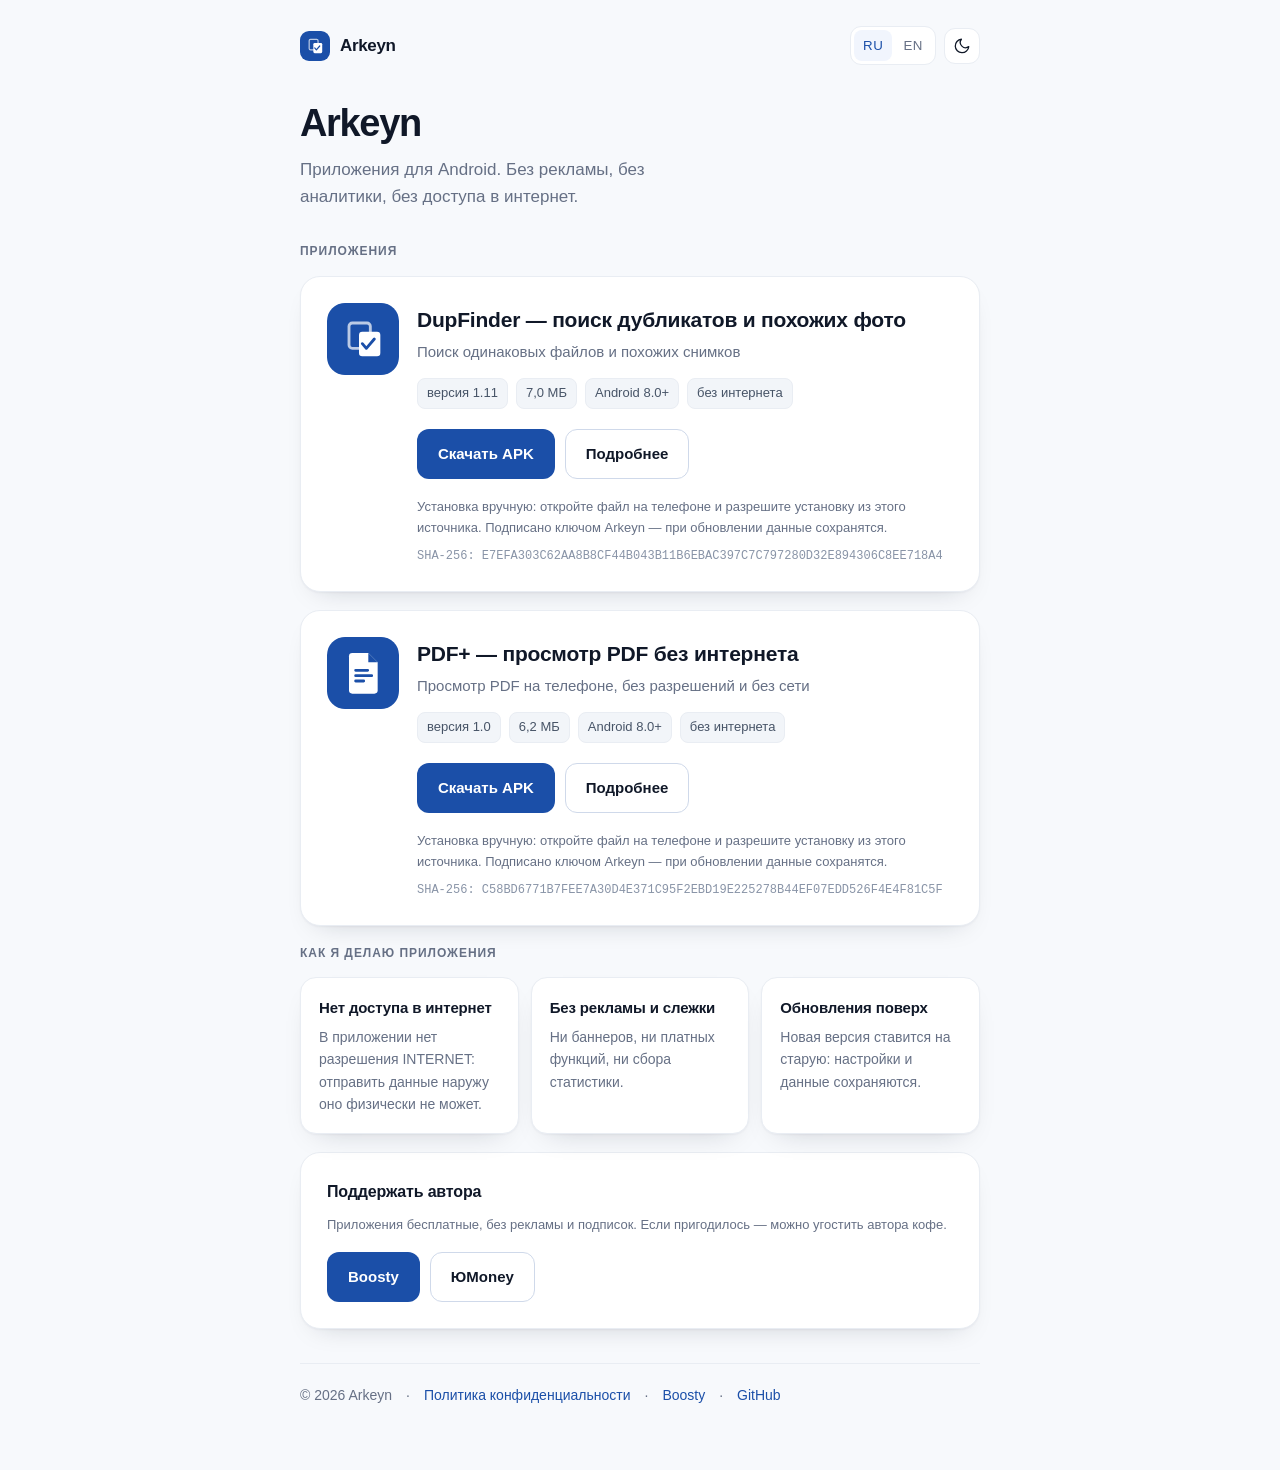
<file: index.html>
<!DOCTYPE html>
<html lang="ru" data-lang="ru" data-theme="light">
<head>
<meta charset="utf-8">
<meta name="viewport" content="width=device-width, initial-scale=1">
<title>Arkeyn — приложения для Android</title>
<meta name="description" content="Приложения для Android от Arkeyn: DupFinder — поиск дубликатов и похожих фото, PDF+ — просмотр PDF. Без рекламы, без аналитики и без доступа в интернет.">
<link rel="canonical" href="https://arkeyn87.github.io/arkeyn-apps/">
<link rel="icon" href="icon-512.png" type="image/png">
<meta property="og:type" content="website">
<meta property="og:site_name" content="Arkeyn">
<meta property="og:title" content="Arkeyn — приложения для Android">
<meta property="og:description" content="DupFinder — поиск дубликатов и похожих фото, PDF+ — просмотр PDF. Без рекламы и без доступа в интернет.">
<meta property="og:url" content="https://arkeyn87.github.io/arkeyn-apps/">
<meta property="og:image" content="https://arkeyn87.github.io/arkeyn-apps/icon-512.png">
<meta property="og:locale" content="ru_RU">
<meta name="twitter:card" content="summary">
<script type="application/ld+json">
{
  "@context": "https://schema.org",
  "@type": "WebSite",
  "name": "Arkeyn — приложения для Android",
  "url": "https://arkeyn87.github.io/arkeyn-apps/",
  "inLanguage": "ru",
  "author": { "@type": "Person", "name": "Arkeyn" }
}
</script>
<meta name="color-scheme" content="light dark">
<link rel="stylesheet" href="style.css">
<script>
/* Тема и язык применяются до первой отрисовки — без мигания. */
(function () {
  try {
    var t = localStorage.getItem('arkeyn-theme');
    if (!t) {
      t = window.matchMedia && window.matchMedia('(prefers-color-scheme: dark)').matches ? 'dark' : 'light';
    }
    var l = localStorage.getItem('arkeyn-lang') || 'ru';
    var r = document.documentElement;
    r.setAttribute('data-theme', t);
    r.setAttribute('data-lang', l);
    r.setAttribute('lang', l);
  } catch (e) {}
})();
</script>
</head>
<body>
<div class="wrap">

  <header class="topbar">
    <a class="brand" href="index.html">
      <svg class="mark" viewBox="0 0 108 108" aria-hidden="true">
        <rect width="108" height="108" rx="24" fill="#1b4fa8"/>
        <rect x="33" y="30" width="32" height="38" rx="5" fill="none" stroke="#ffffff" stroke-opacity=".7" stroke-width="4.3"/>
        <rect x="48" y="43" width="32" height="37" rx="5" fill="#ffffff"/>
        <path d="M53 61 L59 68 L71 54" fill="none" stroke="#1b4fa8" stroke-width="4.3" stroke-linecap="round" stroke-linejoin="round"/>
      </svg>
      Arkeyn
    </a>
    <div class="spacer"></div>
    <div class="controls">
      <div class="seg" role="group" aria-label="Язык / Language">
        <button type="button" data-set-lang="ru" aria-pressed="true">RU</button>
        <button type="button" data-set-lang="en" aria-pressed="false">EN</button>
      </div>
      <button type="button" class="icon-btn" id="theme-toggle" aria-label="Тёмная тема" title="Тёмная тема" aria-pressed="false">
        <svg class="moon" viewBox="0 0 24 24" aria-hidden="true">
          <path d="M21 12.8A9 9 0 1 1 11.2 3a7 7 0 0 0 9.8 9.8z" fill="none" stroke="currentColor" stroke-width="1.7" stroke-linejoin="round"/>
        </svg>
        <svg class="sun" viewBox="0 0 24 24" aria-hidden="true">
          <circle cx="12" cy="12" r="4.2" fill="none" stroke="currentColor" stroke-width="1.7"/>
          <path d="M12 2.6v2.1M12 19.3v2.1M4.4 4.4l1.5 1.5M18.1 18.1l1.5 1.5M2.6 12h2.1M19.3 12h2.1M4.4 19.6l1.5-1.5M18.1 5.9l1.5-1.5" fill="none" stroke="currentColor" stroke-width="1.7" stroke-linecap="round"/>
        </svg>
      </button>
    </div>
  </header>

  <section class="hero">
    <h1>Arkeyn</h1>
    <p data-ru>Приложения для Android. Без рекламы, без аналитики, без доступа в интернет.</p>
    <p data-en>Android apps. No ads, no analytics, no internet access.</p>
  </section>

  <p class="eyebrow" data-ru>Приложения</p>
  <p class="eyebrow" data-en>Apps</p>

  <!-- КАРТОЧКА: DupFinder -->
  <section class="card app">
    <svg class="icon" viewBox="0 0 108 108" aria-hidden="true">
      <rect width="108" height="108" rx="24" fill="#1b4fa8"/>
      <rect x="33" y="30" width="32" height="38" rx="5" fill="none" stroke="#ffffff" stroke-opacity=".7" stroke-width="4.3"/>
      <rect x="48" y="43" width="32" height="37" rx="5" fill="#ffffff"/>
      <path d="M53 61 L59 68 L71 54" fill="none" stroke="#1b4fa8" stroke-width="4.3" stroke-linecap="round" stroke-linejoin="round"/>
    </svg>
    <div class="grow">
      <h2 data-ru>DupFinder — поиск дубликатов и похожих фото</h2>
      <h2 data-en>DupFinder — find duplicates and similar photos</h2>
      <p class="role" data-ru>Поиск одинаковых файлов и похожих снимков</p>
      <p class="role" data-en>Finds identical files and lookalike shots</p>

      <ul class="chips">
        <li data-ru>версия 1.11</li>
        <li data-en>version 1.11</li>
        <li data-ru>7,0 МБ</li>
        <li data-en>7.0 MB</li>
        <li>Android 8.0+</li>
        <li data-ru>без интернета</li>
        <li data-en>no internet</li>
      </ul>

      <div class="actions">
        <a class="btn" href="https://github.com/Arkeyn87/arkeyn-apps/releases/latest/download/DuplicatesFinder.apk">
          <span data-ru>Скачать APK</span><span data-en>Download APK</span>
        </a>
        <a class="btn ghost" href="dupfinder.html">
          <span data-ru>Подробнее</span><span data-en>Details</span>
        </a>
      </div>

      <p class="meta">
        <span data-ru>Установка вручную: откройте файл на телефоне и разрешите установку из этого источника.
          Подписано ключом Arkeyn — при обновлении данные сохранятся.</span>
        <span data-en>Manual install: open the file on your phone and allow installation from this source.
          Signed with the Arkeyn key — your data survives updates.</span>
        <span class="hash">SHA-256: E7EFA303C62AA8B8CF44B043B11B6EBAC397C7C797280D32E894306C8EE718A4</span>
      </p>
    </div>
  </section>

  <!-- КАРТОЧКА: PDF+ -->
  <section class="card app">
    <svg class="icon" viewBox="0 0 108 108" aria-hidden="true">
      <rect width="108" height="108" rx="24" fill="#1b4fa8"/>
      <path d="M38 24h24l14 14v42a5 5 0 0 1-5 5H38a5 5 0 0 1-5-5V29a5 5 0 0 1 5-5z" fill="#ffffff"/>
      <path d="M62 24l14 14H62z" fill="#1b4fa8"/>
      <path d="M43 50h18M43 58h24M43 66h12" fill="none" stroke="#1b4fa8" stroke-width="4.3" stroke-linecap="round"/>
    </svg>
    <div class="grow">
      <h2 data-ru>PDF+ — просмотр PDF без интернета</h2>
      <h2 data-en>PDF+ — read PDFs offline</h2>
      <p class="role" data-ru>Просмотр PDF на телефоне, без разрешений и без сети</p>
      <p class="role" data-en>View PDF files on your phone, offline and without permissions</p>

      <ul class="chips">
        <li data-ru>версия 1.0</li>
        <li data-en>version 1.0</li>
        <li data-ru>6,2 МБ</li>
        <li data-en>6.2 MB</li>
        <li>Android 8.0+</li>
        <li data-ru>без интернета</li>
        <li data-en>no internet</li>
      </ul>

      <div class="actions">
        <a class="btn" href="https://github.com/Arkeyn87/pdfplus/releases/latest/download/PdfPlus.apk">
          <span data-ru>Скачать APK</span><span data-en>Download APK</span>
        </a>
        <a class="btn ghost" href="pdfplus.html">
          <span data-ru>Подробнее</span><span data-en>Details</span>
        </a>
      </div>

      <p class="meta">
        <span data-ru>Установка вручную: откройте файл на телефоне и разрешите установку из этого источника.
          Подписано ключом Arkeyn — при обновлении данные сохранятся.</span>
        <span data-en>Manual install: open the file on your phone and allow installation from this source.
          Signed with the Arkeyn key — your data survives updates.</span>
        <span class="hash">SHA-256: C58BD6771B7FEE7A30D4E371C95F2EBD19E225278B44EF07EDD526F4E4F81C5F</span>
      </p>
    </div>
  </section>

  <p class="eyebrow" data-ru>Как я делаю приложения</p>
  <p class="eyebrow" data-en>How I build apps</p>

  <div class="tiles">
    <div class="tile">
      <h3 data-ru>Нет доступа в интернет</h3>
      <h3 data-en>No internet access</h3>
      <p data-ru>В приложении нет разрешения INTERNET: отправить данные наружу оно физически не может.</p>
      <p data-en>The app has no INTERNET permission: it physically cannot send data anywhere.</p>
    </div>
    <div class="tile">
      <h3 data-ru>Без рекламы и слежки</h3>
      <h3 data-en>No ads or tracking</h3>
      <p data-ru>Ни баннеров, ни платных функций, ни сбора статистики.</p>
      <p data-en>No banners, no paid features, no telemetry.</p>
    </div>
    <div class="tile">
      <h3 data-ru>Обновления поверх</h3>
      <h3 data-en>Updates in place</h3>
      <p data-ru>Новая версия ставится на старую: настройки и данные сохраняются.</p>
      <p data-en>A new version installs over the old one: settings and data stay.</p>
    </div>
  </div>

  <section class="card" style="margin-top:18px">
    <h3 data-ru>Поддержать автора</h3>
    <h3 data-en>Support the author</h3>
    <p class="meta" style="margin:0 0 16px" data-ru>Приложения бесплатные, без рекламы и подписок. Если пригодилось — можно угостить автора кофе.</p>
    <p class="meta" style="margin:0 0 16px" data-en>All apps are free, with no ads or subscriptions. If they helped, you can buy the author a coffee.</p>
    <div class="actions">
      <a class="btn" href="https://boosty.to/arkeyn/donate">Boosty</a>
      <a class="btn ghost" href="https://yoomoney.ru/to/4100119662312495">ЮMoney</a>
    </div>
  </section>

  <footer>
    <span>© 2026 Arkeyn</span>
    <span>·</span>
    <a href="privacy.html"><span data-ru>Политика конфиденциальности</span><span data-en>Privacy policy</span></a>
    <span>·</span>
    <a href="https://boosty.to/arkeyn">Boosty</a>
    <span>·</span>
    <a href="https://github.com/Arkeyn87/arkeyn-apps">GitHub</a>
  </footer>

</div>
<script src="site.js"></script>
</body>
</html>
</file>
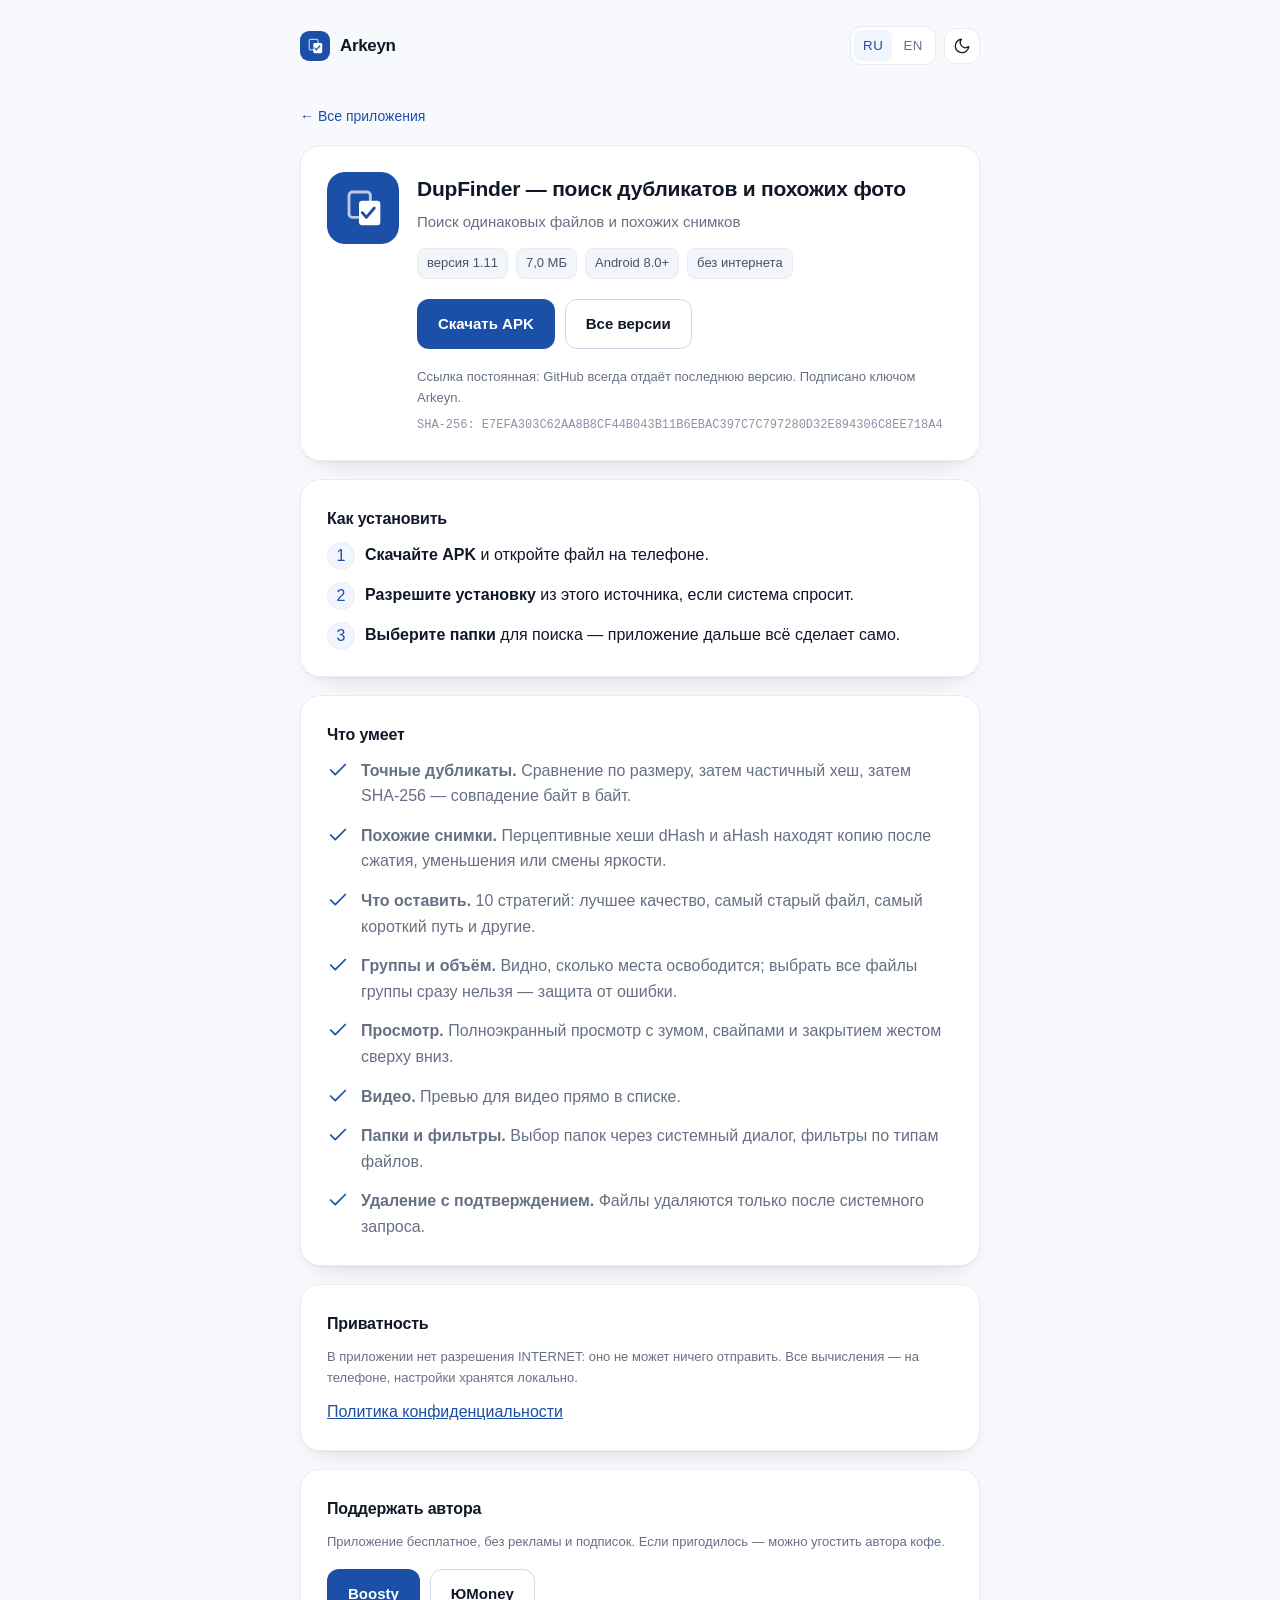
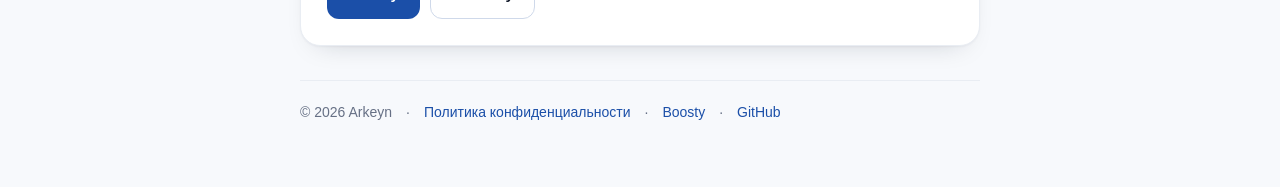
<file: dupfinder.html>
<!DOCTYPE html>
<html lang="ru" data-lang="ru" data-theme="light">
<head>
<meta charset="utf-8">
<meta name="viewport" content="width=device-width, initial-scale=1">
<title data-ru="DupFinder — поиск дубликатов и похожих фото для Android | Arkeyn" data-en="DupFinder — find duplicates and similar photos on Android | Arkeyn">DupFinder — поиск дубликатов и похожих фото для Android | Arkeyn</title>
<meta name="description" content="DupFinder для Android: поиск дубликатов и одинаковых файлов, похожих фотографий. Показывает, сколько места можно освободить, и помогает удалить лишнее. Без интернета и без рекламы. Автор — Arkeyn.">
<link rel="canonical" href="https://arkeyn87.github.io/arkeyn-apps/dupfinder.html">
<link rel="icon" href="icon-512.png" type="image/png">
<meta property="og:type" content="website">
<meta property="og:site_name" content="Arkeyn">
<meta property="og:title" content="DupFinder — поиск дубликатов и похожих фото для Android">
<meta property="og:description" content="Находит одинаковые файлы и похожие снимки, показывает лишний объём. Без интернета и без рекламы.">
<meta property="og:url" content="https://arkeyn87.github.io/arkeyn-apps/dupfinder.html">
<meta property="og:image" content="https://arkeyn87.github.io/arkeyn-apps/icon-512.png">
<meta property="og:locale" content="ru_RU">
<meta name="twitter:card" content="summary">
<meta name="twitter:title" content="DupFinder — поиск дубликатов и похожих фото">
<meta name="twitter:description" content="Поиск одинаковых файлов и похожих снимков на Android. Без интернета.">
<script type="application/ld+json">
{
  "@context": "https://schema.org",
  "@type": "SoftwareApplication",
  "name": "DupFinder",
  "alternateName": "Поиск дубликатов и похожих фото",
  "applicationCategory": "UtilitiesApplication",
  "operatingSystem": "Android 8.0 и новее",
  "softwareVersion": "1.11",
  "fileSize": "7.04MB",
  "inLanguage": ["ru", "en"],
  "description": "DupFinder — поиск дубликатов и одинаковых файлов, похожих фотографий на телефоне. Показывает, сколько места можно освободить, и помогает удалить лишнее. Без рекламы и без доступа в интернет.",
  "downloadUrl": "https://github.com/Arkeyn87/arkeyn-apps/releases/latest/download/DuplicatesFinder.apk",
  "installUrl": "https://arkeyn87.github.io/arkeyn-apps/dupfinder.html",
  "author": { "@type": "Person", "name": "Arkeyn", "url": "https://boosty.to/arkeyn" },
  "offers": { "@type": "Offer", "price": "0", "priceCurrency": "RUB" }
}
</script>
<meta name="color-scheme" content="light dark">
<link rel="stylesheet" href="style.css">
<script>
(function () {
  try {
    var t = localStorage.getItem('arkeyn-theme');
    if (!t) {
      t = window.matchMedia && window.matchMedia('(prefers-color-scheme: dark)').matches ? 'dark' : 'light';
    }
    var l = localStorage.getItem('arkeyn-lang') || 'ru';
    var r = document.documentElement;
    r.setAttribute('data-theme', t);
    r.setAttribute('data-lang', l);
    r.setAttribute('lang', l);
  } catch (e) {}
})();
</script>
</head>
<body>
<div class="wrap">

  <header class="topbar">
    <a class="brand" href="index.html">
      <svg class="mark" viewBox="0 0 108 108" aria-hidden="true">
        <rect width="108" height="108" rx="24" fill="#1b4fa8"/>
        <rect x="33" y="30" width="32" height="38" rx="5" fill="none" stroke="#ffffff" stroke-opacity=".7" stroke-width="4.3"/>
        <rect x="48" y="43" width="32" height="37" rx="5" fill="#ffffff"/>
        <path d="M53 61 L59 68 L71 54" fill="none" stroke="#1b4fa8" stroke-width="4.3" stroke-linecap="round" stroke-linejoin="round"/>
      </svg>
      Arkeyn
    </a>
    <div class="spacer"></div>
    <div class="controls">
      <div class="seg" role="group" aria-label="Язык / Language">
        <button type="button" data-set-lang="ru" aria-pressed="true">RU</button>
        <button type="button" data-set-lang="en" aria-pressed="false">EN</button>
      </div>
      <button type="button" class="icon-btn" id="theme-toggle" aria-label="Тёмная тема" title="Тёмная тема" aria-pressed="false">
        <svg class="moon" viewBox="0 0 24 24" aria-hidden="true">
          <path d="M21 12.8A9 9 0 1 1 11.2 3a7 7 0 0 0 9.8 9.8z" fill="none" stroke="currentColor" stroke-width="1.7" stroke-linejoin="round"/>
        </svg>
        <svg class="sun" viewBox="0 0 24 24" aria-hidden="true">
          <circle cx="12" cy="12" r="4.2" fill="none" stroke="currentColor" stroke-width="1.7"/>
          <path d="M12 2.6v2.1M12 19.3v2.1M4.4 4.4l1.5 1.5M18.1 18.1l1.5 1.5M2.6 12h2.1M19.3 12h2.1M4.4 19.6l1.5-1.5M18.1 5.9l1.5-1.5" fill="none" stroke="currentColor" stroke-width="1.7" stroke-linecap="round"/>
        </svg>
      </button>
    </div>
  </header>

  <a class="back" href="index.html"><span data-ru>← Все приложения</span><span data-en>← All apps</span></a>

  <section class="card app">
    <svg class="icon" viewBox="0 0 108 108" aria-hidden="true">
      <rect width="108" height="108" rx="24" fill="#1b4fa8"/>
      <rect x="33" y="30" width="32" height="38" rx="5" fill="none" stroke="#ffffff" stroke-opacity=".7" stroke-width="4.3"/>
      <rect x="48" y="43" width="32" height="37" rx="5" fill="#ffffff"/>
      <path d="M53 61 L59 68 L71 54" fill="none" stroke="#1b4fa8" stroke-width="4.3" stroke-linecap="round" stroke-linejoin="round"/>
    </svg>
    <div class="grow">
      <h1 style="margin:0 0 4px;font-size:21px;letter-spacing:-.01em" data-ru>DupFinder — поиск дубликатов и похожих фото</h1>
      <h1 style="margin:0 0 4px;font-size:21px;letter-spacing:-.01em" data-en>DupFinder — find duplicates and similar photos</h1>
      <p class="role" data-ru>Поиск одинаковых файлов и похожих снимков</p>
      <p class="role" data-en>Finds identical files and lookalike shots</p>

      <ul class="chips">
        <li data-ru>версия 1.11</li>
        <li data-en>version 1.11</li>
        <li data-ru>7,0 МБ</li>
        <li data-en>7.0 MB</li>
        <li>Android 8.0+</li>
        <li data-ru>без интернета</li>
        <li data-en>no internet</li>
      </ul>

      <div class="actions">
        <a class="btn" href="https://github.com/Arkeyn87/arkeyn-apps/releases/latest/download/DuplicatesFinder.apk">
          <span data-ru>Скачать APK</span><span data-en>Download APK</span>
        </a>
        <a class="btn ghost" href="https://github.com/Arkeyn87/arkeyn-apps/releases">
          <span data-ru>Все версии</span><span data-en>All versions</span>
        </a>
      </div>

      <p class="meta">
        <span data-ru>Ссылка постоянная: GitHub всегда отдаёт последнюю версию. Подписано ключом Arkeyn.</span>
        <span data-en>The link is permanent: GitHub always serves the latest release. Signed with the Arkeyn key.</span>
        <span class="hash">SHA-256: E7EFA303C62AA8B8CF44B043B11B6EBAC397C7C797280D32E894306C8EE718A4</span>
      </p>
    </div>
  </section>

  <section class="card">
    <h3 data-ru>Как установить</h3>
    <h3 data-en>How to install</h3>
    <ol class="steps">
      <li>
        <span data-ru><b>Скачайте APK</b> и откройте файл на телефоне.</span>
        <span data-en><b>Download the APK</b> and open the file on your phone.</span>
      </li>
      <li>
        <span data-ru><b>Разрешите установку</b> из этого источника, если система спросит.</span>
        <span data-en><b>Allow installation</b> from this source if the system asks.</span>
      </li>
      <li>
        <span data-ru><b>Выберите папки</b> для поиска — приложение дальше всё сделает само.</span>
        <span data-en><b>Pick the folders</b> to scan — the app does the rest on its own.</span>
      </li>
    </ol>
  </section>

  <section class="card">
    <h3 data-ru>Что умеет</h3>
    <h3 data-en>What it does</h3>
    <ul class="features">
      <li>
        <svg viewBox="0 0 24 24" aria-hidden="true"><path d="M20 6 9 17l-5-5" fill="none" stroke="currentColor" stroke-width="1.9" stroke-linecap="round" stroke-linejoin="round"/></svg>
        <span data-ru><b>Точные дубликаты.</b> Сравнение по размеру, затем частичный хеш, затем SHA-256 — совпадение байт в байт.</span>
        <span data-en><b>Exact duplicates.</b> Compared by size, then a partial hash, then SHA-256 — a byte-for-byte match.</span>
      </li>
      <li>
        <svg viewBox="0 0 24 24" aria-hidden="true"><path d="M20 6 9 17l-5-5" fill="none" stroke="currentColor" stroke-width="1.9" stroke-linecap="round" stroke-linejoin="round"/></svg>
        <span data-ru><b>Похожие снимки.</b> Перцептивные хеши dHash и aHash находят копию после сжатия, уменьшения или смены яркости.</span>
        <span data-en><b>Lookalike shots.</b> dHash and aHash perceptual hashes find a copy after recompression, resizing or brightness changes.</span>
      </li>
      <li>
        <svg viewBox="0 0 24 24" aria-hidden="true"><path d="M20 6 9 17l-5-5" fill="none" stroke="currentColor" stroke-width="1.9" stroke-linecap="round" stroke-linejoin="round"/></svg>
        <span data-ru><b>Что оставить.</b> 10 стратегий: лучшее качество, самый старый файл, самый короткий путь и другие.</span>
        <span data-en><b>What to keep.</b> 10 strategies: best quality, oldest file, shortest path and more.</span>
      </li>
      <li>
        <svg viewBox="0 0 24 24" aria-hidden="true"><path d="M20 6 9 17l-5-5" fill="none" stroke="currentColor" stroke-width="1.9" stroke-linecap="round" stroke-linejoin="round"/></svg>
        <span data-ru><b>Группы и объём.</b> Видно, сколько места освободится; выбрать все файлы группы сразу нельзя — защита от ошибки.</span>
        <span data-en><b>Groups and space.</b> You see how much space you can reclaim; selecting a whole group at once is blocked to prevent mistakes.</span>
      </li>
      <li>
        <svg viewBox="0 0 24 24" aria-hidden="true"><path d="M20 6 9 17l-5-5" fill="none" stroke="currentColor" stroke-width="1.9" stroke-linecap="round" stroke-linejoin="round"/></svg>
        <span data-ru><b>Просмотр.</b> Полноэкранный просмотр с зумом, свайпами и закрытием жестом сверху вниз.</span>
        <span data-en><b>Viewer.</b> Full-screen view with zoom, swipes and swipe-down to close.</span>
      </li>
      <li>
        <svg viewBox="0 0 24 24" aria-hidden="true"><path d="M20 6 9 17l-5-5" fill="none" stroke="currentColor" stroke-width="1.9" stroke-linecap="round" stroke-linejoin="round"/></svg>
        <span data-ru><b>Видео.</b> Превью для видео прямо в списке.</span>
        <span data-en><b>Videos.</b> Thumbnails for videos right in the list.</span>
      </li>
      <li>
        <svg viewBox="0 0 24 24" aria-hidden="true"><path d="M20 6 9 17l-5-5" fill="none" stroke="currentColor" stroke-width="1.9" stroke-linecap="round" stroke-linejoin="round"/></svg>
        <span data-ru><b>Папки и фильтры.</b> Выбор папок через системный диалог, фильтры по типам файлов.</span>
        <span data-en><b>Folders and filters.</b> Folder picker via the system dialog, filters by file type.</span>
      </li>
      <li>
        <svg viewBox="0 0 24 24" aria-hidden="true"><path d="M20 6 9 17l-5-5" fill="none" stroke="currentColor" stroke-width="1.9" stroke-linecap="round" stroke-linejoin="round"/></svg>
        <span data-ru><b>Удаление с подтверждением.</b> Файлы удаляются только после системного запроса.</span>
        <span data-en><b>Deletion with confirmation.</b> Files are removed only after the system prompt.</span>
      </li>
    </ul>
  </section>

  <section class="card">
    <h3 data-ru>Приватность</h3>
    <h3 data-en>Privacy</h3>
    <p class="meta" style="margin:0 0 10px" data-ru>В приложении нет разрешения INTERNET: оно не может ничего отправить. Все вычисления — на телефоне, настройки хранятся локально.</p>
    <p class="meta" style="margin:0 0 10px" data-en>The app has no INTERNET permission: it cannot send anything. All processing happens on the phone, settings stay local.</p>
    <a href="privacy.html"><span data-ru>Политика конфиденциальности</span><span data-en>Privacy policy</span></a>
  </section>

  <section class="card">
    <h3 data-ru>Поддержать автора</h3>
    <h3 data-en>Support the author</h3>
    <p class="meta" style="margin:0 0 16px" data-ru>Приложение бесплатное, без рекламы и подписок. Если пригодилось — можно угостить автора кофе.</p>
    <p class="meta" style="margin:0 0 16px" data-en>The app is free, with no ads or subscriptions. If it helped, you can buy the author a coffee.</p>
    <div class="actions">
      <a class="btn" href="https://boosty.to/arkeyn/donate">Boosty</a>
      <a class="btn ghost" href="https://yoomoney.ru/to/4100119662312495">ЮMoney</a>
    </div>
  </section>

  <footer>
    <span>© 2026 Arkeyn</span>
    <span>·</span>
    <a href="privacy.html"><span data-ru>Политика конфиденциальности</span><span data-en>Privacy policy</span></a>
    <span>·</span>
    <a href="https://boosty.to/arkeyn">Boosty</a>
    <span>·</span>
    <a href="https://github.com/Arkeyn87/arkeyn-apps">GitHub</a>
  </footer>

</div>
<script src="site.js"></script>
</body>
</html>
</file>
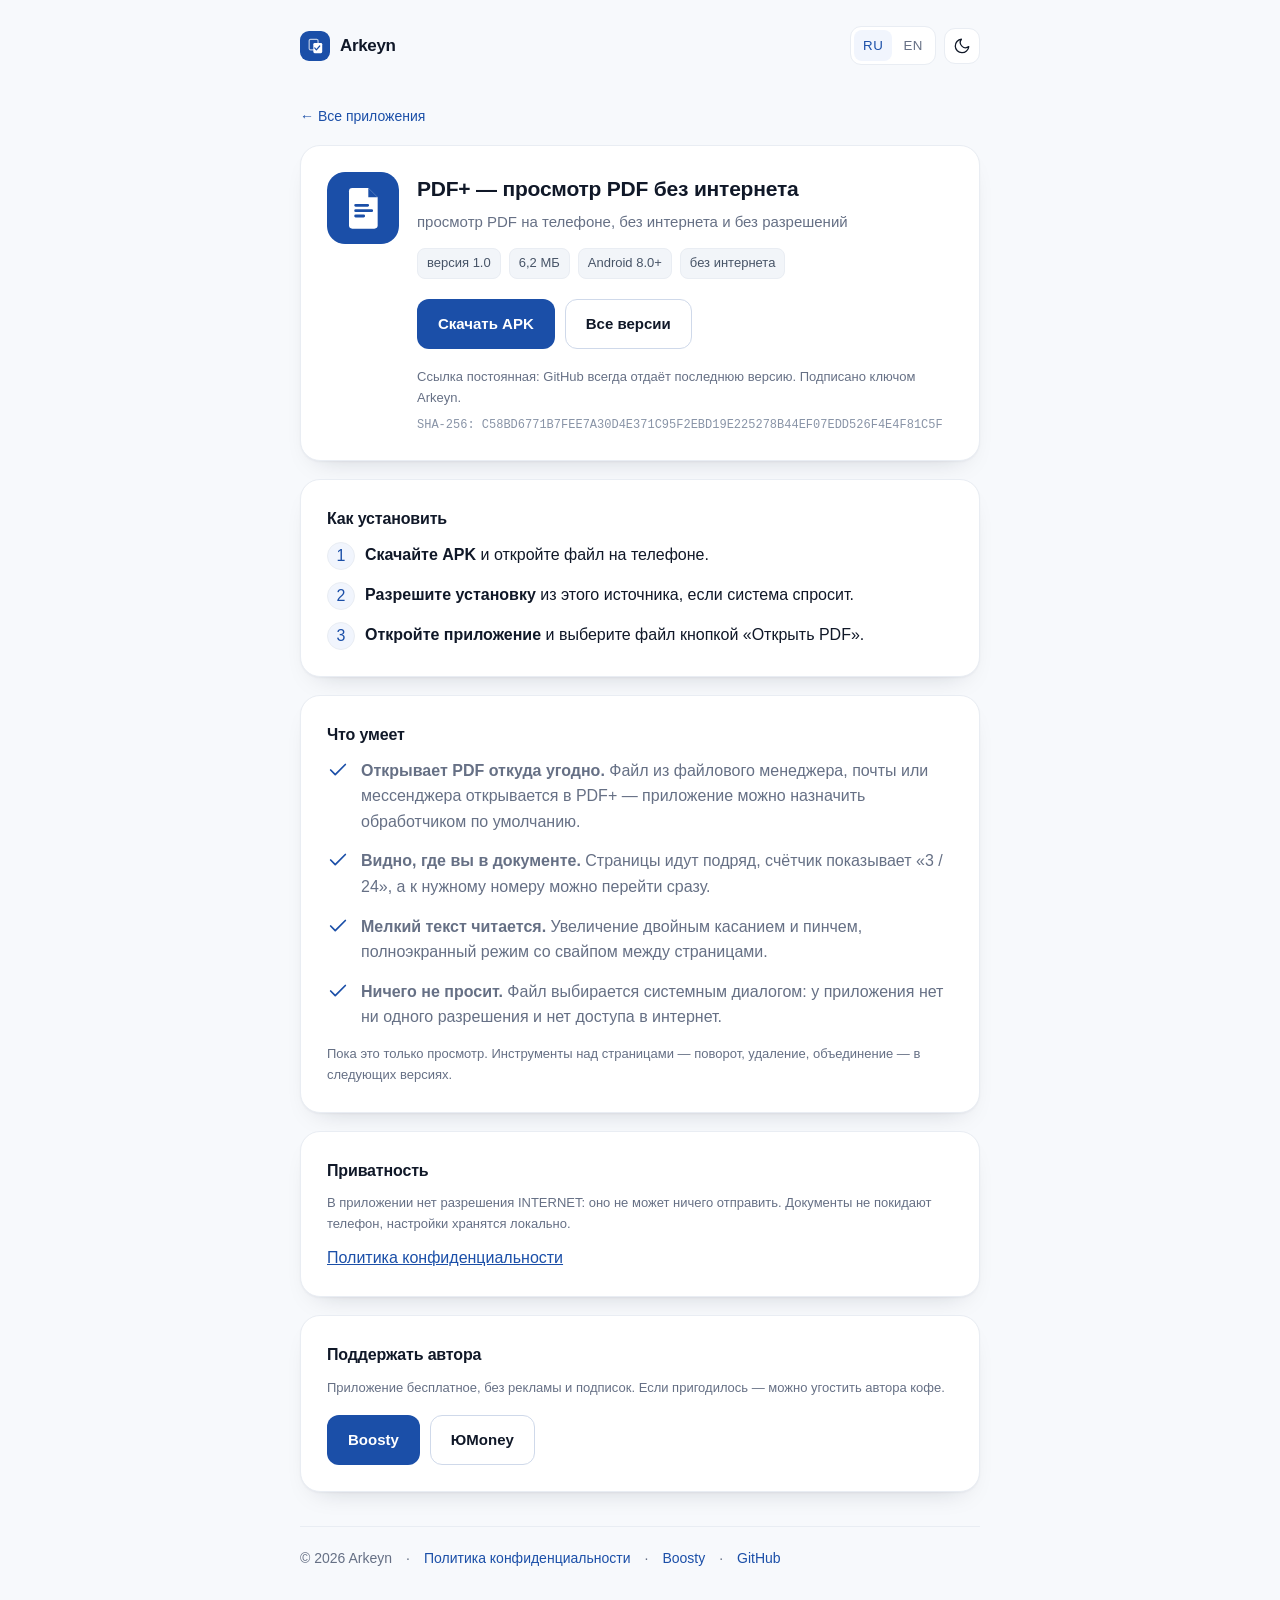
<file: pdfplus.html>
<!DOCTYPE html>
<html lang="ru" data-lang="ru" data-theme="light">
<head>
<meta charset="utf-8">
<meta name="viewport" content="width=device-width, initial-scale=1">
<title>PDF+ — просмотр PDF без интернета | Arkeyn</title>
<meta name="description" content="PDF+: просмотр PDF на телефоне без интернета и без разрешений. Открывает файлы из почты и мессенджеров, увеличение, переход к странице. Автор — Arkeyn.">
<link rel="canonical" href="https://arkeyn87.github.io/arkeyn-apps/pdfplus.html">
<link rel="icon" href="icon-512.png" type="image/png">
<meta property="og:type" content="website">
<meta property="og:site_name" content="Arkeyn">
<meta property="og:title" content="PDF+ — просмотр PDF без интернета">
<meta property="og:description" content="Просмотр PDF на телефоне. Без интернета и без рекламы.">
<meta property="og:url" content="https://arkeyn87.github.io/arkeyn-apps/pdfplus.html">
<meta property="og:image" content="https://arkeyn87.github.io/arkeyn-apps/icon-512.png">
<meta property="og:locale" content="ru_RU">
<meta name="twitter:card" content="summary">
<meta name="twitter:title" content="PDF+ — просмотр PDF без интернета">
<meta name="twitter:description" content="Просмотр PDF на телефоне. Без интернета и без рекламы.">
<script type="application/ld+json">
{
  "@context": "https://schema.org",
  "@type": "SoftwareApplication",
  "name": "PDF+",
  "alternateName": "PDF+ — просмотр PDF без интернета",
  "applicationCategory": "UtilitiesApplication",
  "operatingSystem": "Android 8.0 и новее",
  "softwareVersion": "1.0",
  "inLanguage": ["ru", "en"],
  "description": "Просмотр PDF на телефоне без интернета и без разрешений.",
  "downloadUrl": "https://github.com/Arkeyn87/pdfplus/releases/latest/download/PdfPlus.apk",
  "installUrl": "https://arkeyn87.github.io/arkeyn-apps/pdfplus.html",
  "author": { "@type": "Person", "name": "Arkeyn", "url": "https://boosty.to/arkeyn" },
  "offers": { "@type": "Offer", "price": "0", "priceCurrency": "RUB" }
}
</script>
<meta name="color-scheme" content="light dark">
<link rel="stylesheet" href="style.css">
<script>
(function () {
  try {
    var t = localStorage.getItem('arkeyn-theme');
    if (!t) {
      t = window.matchMedia && window.matchMedia('(prefers-color-scheme: dark)').matches ? 'dark' : 'light';
    }
    var l = localStorage.getItem('arkeyn-lang') || 'ru';
    var r = document.documentElement;
    r.setAttribute('data-theme', t);
    r.setAttribute('data-lang', l);
    r.setAttribute('lang', l);
  } catch (e) {}
})();
</script>
</head>
<body>
<div class="wrap">

  <header class="topbar">
    <a class="brand" href="index.html">
      <svg class="mark" viewBox="0 0 108 108" aria-hidden="true">
        <rect width="108" height="108" rx="24" fill="#1b4fa8"/>
        <rect x="33" y="30" width="32" height="38" rx="5" fill="none" stroke="#ffffff" stroke-opacity=".7" stroke-width="4.3"/>
        <rect x="48" y="43" width="32" height="37" rx="5" fill="#ffffff"/>
        <path d="M53 61 L59 68 L71 54" fill="none" stroke="#1b4fa8" stroke-width="4.3" stroke-linecap="round" stroke-linejoin="round"/>
      </svg>
      Arkeyn
    </a>
    <div class="spacer"></div>
    <div class="controls">
      <div class="seg" role="group" aria-label="Язык / Language">
        <button type="button" data-set-lang="ru" aria-pressed="true">RU</button>
        <button type="button" data-set-lang="en" aria-pressed="false">EN</button>
      </div>
      <button type="button" class="icon-btn" id="theme-toggle" aria-label="Тёмная тема" title="Тёмная тема" aria-pressed="false">
        <svg class="moon" viewBox="0 0 24 24" aria-hidden="true">
          <path d="M21 12.8A9 9 0 1 1 11.2 3a7 7 0 0 0 9.8 9.8z" fill="none" stroke="currentColor" stroke-width="1.7" stroke-linejoin="round"/>
        </svg>
        <svg class="sun" viewBox="0 0 24 24" aria-hidden="true">
          <circle cx="12" cy="12" r="4.2" fill="none" stroke="currentColor" stroke-width="1.7"/>
          <path d="M12 2.6v2.1M12 19.3v2.1M4.4 4.4l1.5 1.5M18.1 18.1l1.5 1.5M2.6 12h2.1M19.3 12h2.1M4.4 19.6l1.5-1.5M18.1 5.9l1.5-1.5" fill="none" stroke="currentColor" stroke-width="1.7" stroke-linecap="round"/>
        </svg>
      </button>
    </div>
  </header>

  <a class="back" href="index.html"><span data-ru>← Все приложения</span><span data-en>← All apps</span></a>

  <section class="card app">
    <!-- Значок PDF+: лист документа на синем фоне Arkeyn -->
    <svg class="icon" viewBox="0 0 108 108" aria-hidden="true">
      <rect width="108" height="108" rx="24" fill="#1b4fa8"/>
      <path d="M38 24h24l14 14v42a5 5 0 0 1-5 5H38a5 5 0 0 1-5-5V29a5 5 0 0 1 5-5z" fill="#ffffff"/>
      <path d="M62 24l14 14H62z" fill="#1b4fa8"/>
      <path d="M43 50h18M43 58h24M43 66h12" fill="none" stroke="#1b4fa8" stroke-width="4.3" stroke-linecap="round"/>
    </svg>
    <div class="grow">
      <h1 style="margin:0 0 4px;font-size:21px;letter-spacing:-.01em" data-ru>PDF+ — просмотр PDF без интернета</h1>
      <h1 style="margin:0 0 4px;font-size:21px;letter-spacing:-.01em" data-en>PDF+ — read PDFs offline</h1>
      <p class="role" data-ru>просмотр PDF на телефоне, без интернета и без разрешений</p>
      <p class="role" data-en>view PDF files on your phone, offline and without permissions</p>

      <ul class="chips">
        <li data-ru>версия 1.0</li>
        <li data-en>version 1.0</li>
        <li data-ru>6,2 МБ</li>
        <li data-en>6.2 MB</li>
        <li>Android 8.0+</li>
        <li data-ru>без интернета</li>
        <li data-en>no internet</li>
      </ul>

      <div class="actions">
        <a class="btn" href="https://github.com/Arkeyn87/pdfplus/releases/latest/download/PdfPlus.apk">
          <span data-ru>Скачать APK</span><span data-en>Download APK</span>
        </a>
        <a class="btn ghost" href="https://github.com/Arkeyn87/pdfplus/releases">
          <span data-ru>Все версии</span><span data-en>All versions</span>
        </a>
      </div>

      <p class="meta">
        <span data-ru>Ссылка постоянная: GitHub всегда отдаёт последнюю версию. Подписано ключом Arkeyn.</span>
        <span data-en>The link is permanent: GitHub always serves the latest release. Signed with the Arkeyn key.</span>
        <span class="hash">SHA-256: C58BD6771B7FEE7A30D4E371C95F2EBD19E225278B44EF07EDD526F4E4F81C5F</span>
      </p>
    </div>
  </section>

  <section class="card">
    <h3 data-ru>Как установить</h3>
    <h3 data-en>How to install</h3>
    <ol class="steps">
      <li>
        <span data-ru><b>Скачайте APK</b> и откройте файл на телефоне.</span>
        <span data-en><b>Download the APK</b> and open the file on your phone.</span>
      </li>
      <li>
        <span data-ru><b>Разрешите установку</b> из этого источника, если система спросит.</span>
        <span data-en><b>Allow installation</b> from this source if the system asks.</span>
      </li>
      <li>
        <span data-ru><b>Откройте приложение</b> и выберите файл кнопкой «Открыть PDF».</span>
        <span data-en><b>Open the app</b> and pick a file with the “Open PDF” button.</span>
      </li>
    </ol>
  </section>

  <section class="card">
    <h3 data-ru>Что умеет</h3>
    <h3 data-en>What it does</h3>
    <ul class="features">
      <li>
        <svg viewBox="0 0 24 24" aria-hidden="true"><path d="M20 6 9 17l-5-5" fill="none" stroke="currentColor" stroke-width="1.9" stroke-linecap="round" stroke-linejoin="round"/></svg>
        <span data-ru><b>Открывает PDF откуда угодно.</b> Файл из файлового менеджера, почты или мессенджера открывается в PDF+ — приложение можно назначить обработчиком по умолчанию.</span>
        <span data-en><b>Opens PDFs from anywhere.</b> A file from a file manager, mail or a messenger opens in PDF+ — you can set it as the default handler.</span>
      </li>
      <li>
        <svg viewBox="0 0 24 24" aria-hidden="true"><path d="M20 6 9 17l-5-5" fill="none" stroke="currentColor" stroke-width="1.9" stroke-linecap="round" stroke-linejoin="round"/></svg>
        <span data-ru><b>Видно, где вы в документе.</b> Страницы идут подряд, счётчик показывает «3 / 24», а к нужному номеру можно перейти сразу.</span>
        <span data-en><b>You always know where you are.</b> Pages flow one after another, the counter shows “3 / 24”, and you can jump straight to a page number.</span>
      </li>
      <li>
        <svg viewBox="0 0 24 24" aria-hidden="true"><path d="M20 6 9 17l-5-5" fill="none" stroke="currentColor" stroke-width="1.9" stroke-linecap="round" stroke-linejoin="round"/></svg>
        <span data-ru><b>Мелкий текст читается.</b> Увеличение двойным касанием и пинчем, полноэкранный режим со свайпом между страницами.</span>
        <span data-en><b>Small print stays readable.</b> Zoom with a double tap or pinch, a full-screen mode with swiping between pages.</span>
      </li>
      <li>
        <svg viewBox="0 0 24 24" aria-hidden="true"><path d="M20 6 9 17l-5-5" fill="none" stroke="currentColor" stroke-width="1.9" stroke-linecap="round" stroke-linejoin="round"/></svg>
        <span data-ru><b>Ничего не просит.</b> Файл выбирается системным диалогом: у приложения нет ни одного разрешения и нет доступа в интернет.</span>
        <span data-en><b>Asks for nothing.</b> Files come from the system picker: the app has no permissions at all and no internet access.</span>
      </li>
    </ul>
    <p class="meta" style="margin:14px 0 0" data-ru>Пока это только просмотр. Инструменты над страницами — поворот, удаление, объединение — в следующих версиях.</p>
    <p class="meta" style="margin:14px 0 0" data-en>For now this is viewing only. Page tools — rotate, delete, merge — are coming in later versions.</p>
  </section>

  <section class="card">
    <h3 data-ru>Приватность</h3>
    <h3 data-en>Privacy</h3>
    <p class="meta" style="margin:0 0 10px" data-ru>В приложении нет разрешения INTERNET: оно не может ничего отправить. Документы не покидают телефон, настройки хранятся локально.</p>
    <p class="meta" style="margin:0 0 10px" data-en>The app has no INTERNET permission: it cannot send anything. Documents never leave your phone, settings stay local.</p>
    <a href="privacy.html"><span data-ru>Политика конфиденциальности</span><span data-en>Privacy policy</span></a>
  </section>

  <section class="card">
    <h3 data-ru>Поддержать автора</h3>
    <h3 data-en>Support the author</h3>
    <p class="meta" style="margin:0 0 16px" data-ru>Приложение бесплатное, без рекламы и подписок. Если пригодилось — можно угостить автора кофе.</p>
    <p class="meta" style="margin:0 0 16px" data-en>The app is free, with no ads or subscriptions. If it helped, you can buy the author a coffee.</p>
    <div class="actions">
      <a class="btn" href="https://boosty.to/arkeyn/donate">Boosty</a>
      <a class="btn ghost" href="https://yoomoney.ru/to/4100119662312495">ЮMoney</a>
    </div>
  </section>

  <footer>
    <span>© 2026 Arkeyn</span>
    <span>·</span>
    <a href="privacy.html"><span data-ru>Политика конфиденциальности</span><span data-en>Privacy policy</span></a>
    <span>·</span>
    <a href="https://boosty.to/arkeyn">Boosty</a>
    <span>·</span>
    <a href="https://github.com/Arkeyn87/arkeyn-apps">GitHub</a>
  </footer>

</div>
<script src="site.js"></script>
</body>
</html>
</file>
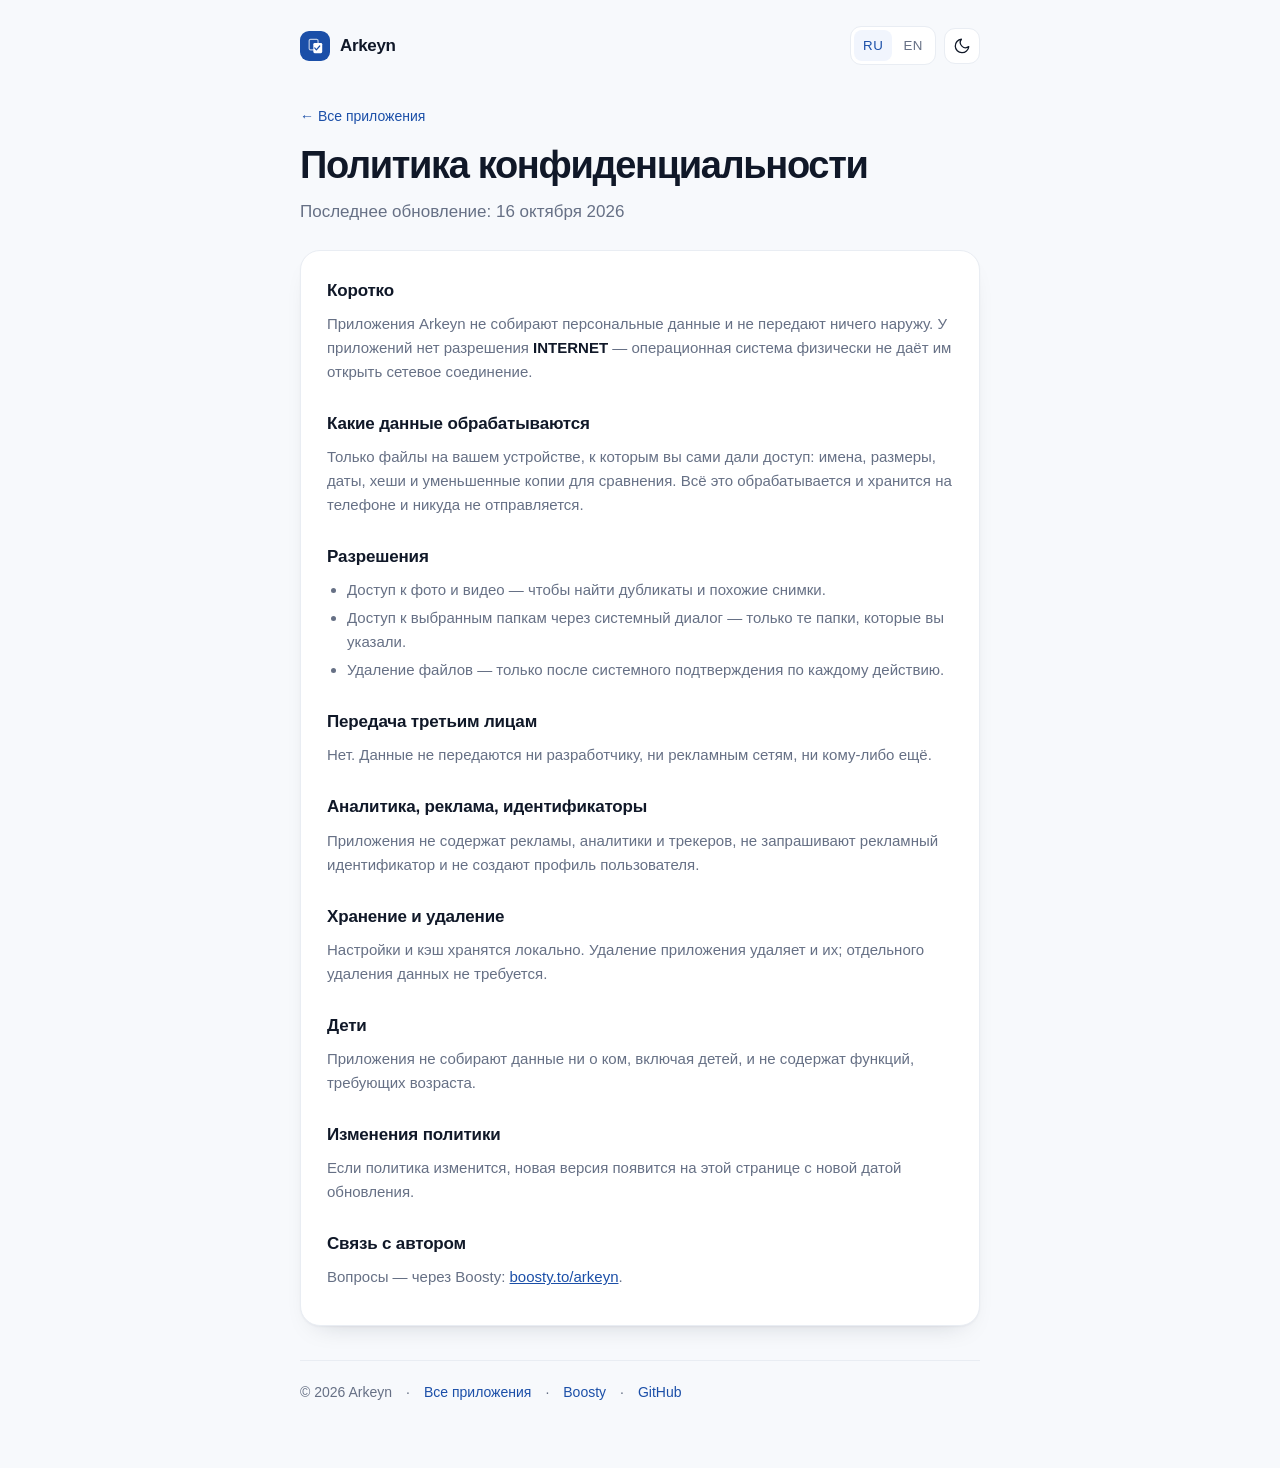
<file: privacy.html>
<!DOCTYPE html>
<html lang="ru" data-lang="ru" data-theme="light">
<head>
<meta charset="utf-8">
<meta name="viewport" content="width=device-width, initial-scale=1">
<title data-ru="Политика конфиденциальности — Arkeyn" data-en="Privacy policy — Arkeyn">Политика конфиденциальности — Arkeyn</title>
<meta name="description" content="Политика конфиденциальности приложений Arkeyn (DupFinder): данные не собираются, доступа в интернет нет.">
<link rel="canonical" href="https://arkeyn87.github.io/arkeyn-apps/privacy.html">
<link rel="icon" href="icon-512.png" type="image/png">
<meta name="color-scheme" content="light dark">
<link rel="stylesheet" href="style.css">
<script>
(function () {
  try {
    var t = localStorage.getItem('arkeyn-theme');
    if (!t) {
      t = window.matchMedia && window.matchMedia('(prefers-color-scheme: dark)').matches ? 'dark' : 'light';
    }
    var l = localStorage.getItem('arkeyn-lang') || 'ru';
    var r = document.documentElement;
    r.setAttribute('data-theme', t);
    r.setAttribute('data-lang', l);
    r.setAttribute('lang', l);
  } catch (e) {}
})();
</script>
</head>
<body>
<div class="wrap">

  <header class="topbar">
    <a class="brand" href="index.html">
      <svg class="mark" viewBox="0 0 108 108" aria-hidden="true">
        <rect width="108" height="108" rx="24" fill="#1b4fa8"/>
        <rect x="33" y="30" width="32" height="38" rx="5" fill="none" stroke="#ffffff" stroke-opacity=".7" stroke-width="4.3"/>
        <rect x="48" y="43" width="32" height="37" rx="5" fill="#ffffff"/>
        <path d="M53 61 L59 68 L71 54" fill="none" stroke="#1b4fa8" stroke-width="4.3" stroke-linecap="round" stroke-linejoin="round"/>
      </svg>
      Arkeyn
    </a>
    <div class="spacer"></div>
    <div class="controls">
      <div class="seg" role="group" aria-label="Язык / Language">
        <button type="button" data-set-lang="ru" aria-pressed="true">RU</button>
        <button type="button" data-set-lang="en" aria-pressed="false">EN</button>
      </div>
      <button type="button" class="icon-btn" id="theme-toggle" aria-label="Тёмная тема" title="Тёмная тема" aria-pressed="false">
        <svg class="moon" viewBox="0 0 24 24" aria-hidden="true">
          <path d="M21 12.8A9 9 0 1 1 11.2 3a7 7 0 0 0 9.8 9.8z" fill="none" stroke="currentColor" stroke-width="1.7" stroke-linejoin="round"/>
        </svg>
        <svg class="sun" viewBox="0 0 24 24" aria-hidden="true">
          <circle cx="12" cy="12" r="4.2" fill="none" stroke="currentColor" stroke-width="1.7"/>
          <path d="M12 2.6v2.1M12 19.3v2.1M4.4 4.4l1.5 1.5M18.1 18.1l1.5 1.5M2.6 12h2.1M19.3 12h2.1M4.4 19.6l1.5-1.5M18.1 5.9l1.5-1.5" fill="none" stroke="currentColor" stroke-width="1.7" stroke-linecap="round"/>
        </svg>
      </button>
    </div>
  </header>

  <a class="back" href="index.html"><span data-ru>← Все приложения</span><span data-en>← All apps</span></a>

  <section class="hero" style="margin-bottom:24px">
    <h1 data-ru>Политика конфиденциальности</h1>
    <h1 data-en>Privacy policy</h1>
    <p data-ru>Последнее обновление: 16 октября 2026</p>
    <p data-en>Last updated: 16 October 2026</p>
  </section>

  <section class="card prose">
    <h2 data-ru>Коротко</h2>
    <h2 data-en>In short</h2>
    <p data-ru>Приложения Arkeyn не собирают персональные данные и не передают ничего наружу. У приложений нет разрешения <strong>INTERNET</strong> — операционная система физически не даёт им открыть сетевое соединение.</p>
    <p data-en>Arkeyn apps collect no personal data and send nothing anywhere. They have no <strong>INTERNET</strong> permission — the operating system physically prevents them from opening a network connection.</p>

    <h2 data-ru>Какие данные обрабатываются</h2>
    <h2 data-en>What data is processed</h2>
    <p data-ru>Только файлы на вашем устройстве, к которым вы сами дали доступ: имена, размеры, даты, хеши и уменьшенные копии для сравнения. Всё это обрабатывается и хранится на телефоне и никуда не отправляется.</p>
    <p data-en>Only the files on your device that you granted access to: names, sizes, dates, hashes and downscaled copies used for comparison. Everything is processed and stored on the phone and never sent anywhere.</p>

    <h2 data-ru>Разрешения</h2>
    <h2 data-en>Permissions</h2>
    <ul>
      <li data-ru>Доступ к фото и видео — чтобы найти дубликаты и похожие снимки.</li>
      <li data-en>Access to photos and videos — to find duplicates and lookalike shots.</li>
      <li data-ru>Доступ к выбранным папкам через системный диалог — только те папки, которые вы указали.</li>
      <li data-en>Access to selected folders via the system dialog — only the folders you picked.</li>
      <li data-ru>Удаление файлов — только после системного подтверждения по каждому действию.</li>
      <li data-en>File deletion — only after the system confirmation for each action.</li>
    </ul>

    <h2 data-ru>Передача третьим лицам</h2>
    <h2 data-en>Sharing with third parties</h2>
    <p data-ru>Нет. Данные не передаются ни разработчику, ни рекламным сетям, ни кому-либо ещё.</p>
    <p data-en>None. Data is not shared with the developer, ad networks or anyone else.</p>

    <h2 data-ru>Аналитика, реклама, идентификаторы</h2>
    <h2 data-en>Analytics, ads, identifiers</h2>
    <p data-ru>Приложения не содержат рекламы, аналитики и трекеров, не запрашивают рекламный идентификатор и не создают профиль пользователя.</p>
    <p data-en>The apps contain no ads, analytics or trackers, do not request an advertising ID and do not build a user profile.</p>

    <h2 data-ru>Хранение и удаление</h2>
    <h2 data-en>Storage and deletion</h2>
    <p data-ru>Настройки и кэш хранятся локально. Удаление приложения удаляет и их; отдельного удаления данных не требуется.</p>
    <p data-en>Settings and cache are stored locally. Uninstalling the app removes them as well; no separate data deletion is needed.</p>

    <h2 data-ru>Дети</h2>
    <h2 data-en>Children</h2>
    <p data-ru>Приложения не собирают данные ни о ком, включая детей, и не содержат функций, требующих возраста.</p>
    <p data-en>The apps collect no data about anyone, including children, and contain no age-gated features.</p>

    <h2 data-ru>Изменения политики</h2>
    <h2 data-en>Changes to this policy</h2>
    <p data-ru>Если политика изменится, новая версия появится на этой странице с новой датой обновления.</p>
    <p data-en>If this policy changes, the new version appears on this page with a new update date.</p>

    <h2 data-ru>Связь с автором</h2>
    <h2 data-en>Contact</h2>
    <p data-ru>Вопросы — через Boosty: <a href="https://boosty.to/arkeyn">boosty.to/arkeyn</a>.</p>
    <p data-en>Questions — via Boosty: <a href="https://boosty.to/arkeyn">boosty.to/arkeyn</a>.</p>
  </section>

  <footer>
    <span>© 2026 Arkeyn</span>
    <span>·</span>
    <a href="index.html"><span data-ru>Все приложения</span><span data-en>All apps</span></a>
    <span>·</span>
    <a href="https://boosty.to/arkeyn">Boosty</a>
    <span>·</span>
    <a href="https://github.com/Arkeyn87/arkeyn-apps">GitHub</a>
  </footer>

</div>
<script src="site.js"></script>
</body>
</html>
</file>
<file: style.css>
/* Arkeyn — общая таблица стилей.
   Светлая тема — по умолчанию, тёмная включается атрибутом data-theme="dark" на <html>.
   Язык — атрибут data-lang="ru|en": блоки с data-ru и data-en показываются по одному. */

:root {
  color-scheme: light;
  --bg: #f7f9fc;
  --surface: #ffffff;
  --surface-2: #f2f5f9;
  --line: #e9edf3;
  --ink: #101828;
  --muted: #667085;
  --accent: #1b4fa8;
  --accent-ink: #ffffff;
  --accent-soft: #f1f5fd;
  --chip-ink: #475467;
  --ghost-border: #cfd9ea;
  --hash: #8994a7;
  --shadow: 0 1px 2px rgba(16, 24, 40, .04), 0 12px 28px -18px rgba(16, 24, 40, .25);
  --shadow-btn: 0 8px 20px -10px rgba(27, 79, 168, .75);
  --radius: 20px;
}

[data-theme="dark"] {
  color-scheme: dark;
  --bg: #0c0e13;
  --surface: #141821;
  --surface-2: #1a1f2b;
  --line: #232a38;
  --ink: #e9eef8;
  --muted: #94a1b7;
  --accent: #4d8dff;
  --accent-ink: #08101f;
  --accent-soft: rgba(77, 141, 255, .12);
  --chip-ink: #b8c6dd;
  --ghost-border: rgba(255, 255, 255, .16);
  --hash: #6f7d92;
  --shadow: none;
  --shadow-btn: 0 10px 26px -10px rgba(77, 141, 255, .85);
}

html[data-lang="ru"] [data-en] { display: none !important; }
html[data-lang="en"] [data-ru] { display: none !important; }

* { box-sizing: border-box; }

html { scroll-behavior: smooth; -webkit-text-size-adjust: 100%; }

body {
  margin: 0;
  background: var(--bg);
  color: var(--ink);
  font: 16px/1.6 -apple-system, "Segoe UI", Roboto, "Helvetica Neue", Arial, sans-serif;
  -webkit-font-smoothing: antialiased;
  transition: background-color .25s ease, color .25s ease;
}

svg { display: block; max-width: 100%; }

a { color: var(--accent); }

:focus-visible { outline: 2px solid var(--accent); outline-offset: 2px; border-radius: 6px; }

.wrap { max-width: 720px; margin: 0 auto; padding: 26px 20px 64px; }

/* ---------- верхняя панель ---------- */

.topbar { display: flex; align-items: center; gap: 10px; margin-bottom: 38px; }

.brand {
  display: inline-flex; align-items: center; gap: 10px;
  color: var(--ink); text-decoration: none;
  font-weight: 700; font-size: 17px; letter-spacing: -.02em;
}
.brand .mark { width: 30px; height: 30px; border-radius: 9px; }

.spacer { flex: 1; }

.controls { display: flex; align-items: center; gap: 8px; }

.seg {
  display: inline-flex; padding: 3px; gap: 2px;
  background: var(--surface); border: 1px solid var(--line); border-radius: 11px;
}
.seg button {
  appearance: none; border: 0; background: transparent; cursor: pointer;
  color: var(--muted); font: 700 12px/1 inherit; letter-spacing: .04em;
  padding: 8px 9px; border-radius: 8px;
}
.seg button[aria-pressed="true"] { background: var(--accent-soft); color: var(--accent); }
.seg button:hover { color: var(--ink); }
.seg button[aria-pressed="true"]:hover { color: var(--accent); }

.icon-btn {
  display: inline-grid; place-items: center;
  width: 36px; height: 36px; padding: 0;
  background: var(--surface); border: 1px solid var(--line); border-radius: 11px;
  color: var(--ink); cursor: pointer;
}
.icon-btn:hover { border-color: var(--ghost-border); }
.icon-btn svg { width: 18px; height: 18px; }
.icon-btn .sun { display: none; }
[data-theme="dark"] .icon-btn .sun { display: block; }
[data-theme="dark"] .icon-btn .moon { display: none; }

/* ---------- шапка страницы ---------- */

.hero { margin-bottom: 32px; }
.hero h1 {
  margin: 0 0 12px; font-size: 38px; line-height: 1.08;
  letter-spacing: -.035em; font-weight: 700;
}
.hero p { margin: 0; color: var(--muted); font-size: 17px; max-width: 46ch; }

.eyebrow {
  margin: 0 0 14px; font-size: 12px; font-weight: 700; letter-spacing: .08em;
  text-transform: uppercase; color: var(--muted);
}

.back { display: inline-block; margin-bottom: 18px; font-size: 14px; text-decoration: none; }
.back:hover { text-decoration: underline; }

/* ---------- карточки ---------- */

.card {
  background: var(--surface);
  border: 1px solid var(--line);
  border-radius: var(--radius);
  box-shadow: var(--shadow);
  padding: 26px;
  margin-bottom: 18px;
}

.app { display: flex; gap: 18px; align-items: flex-start; }
.app .icon { flex: none; width: 72px; height: 72px; border-radius: 18px; }
.app h2 { margin: 0 0 4px; font-size: 21px; letter-spacing: -.01em; }
.app .role { margin: 0 0 14px; color: var(--muted); font-size: 15px; }
.grow { flex: 1; min-width: 0; }

.chips { display: flex; flex-wrap: wrap; gap: 8px; margin: 0 0 20px; padding: 0; list-style: none; }
.chips li {
  font-size: 13px; color: var(--chip-ink); background: var(--surface-2);
  border: 1px solid var(--line); border-radius: 8px; padding: 4px 9px;
}
[data-theme="dark"] .chips li { background: var(--surface-2); }

.actions { display: flex; flex-wrap: wrap; gap: 10px; align-items: center; }

.btn {
  display: inline-flex; align-items: center; justify-content: center; gap: 8px;
  padding: 12px 20px; border-radius: 12px; border: 1px solid transparent;
  background: var(--accent); color: var(--accent-ink);
  font-weight: 650; font-size: 15px; text-decoration: none;
  transition: box-shadow .15s ease, transform .06s ease, background-color .15s ease;
}
.btn:hover { box-shadow: var(--shadow-btn); }
.btn:active { transform: translateY(1px); }
.btn.ghost {
  background: transparent; color: var(--ink); border-color: var(--ghost-border);
}
.btn.ghost:hover { background: var(--accent-soft); border-color: var(--accent); box-shadow: none; }

.meta { margin: 18px 0 0; font-size: 13px; color: var(--muted); }
.hash {
  display: block; margin-top: 8px;
  font: 12px/1.5 ui-monospace, Consolas, monospace; color: var(--hash);
  word-break: break-all;
}

/* ---------- списки ---------- */

h3 { margin: 0 0 10px; font-size: 16px; letter-spacing: -.01em; }

.features { list-style: none; margin: 0; padding: 0; display: grid; gap: 14px; }
.features li { display: grid; grid-template-columns: 22px 1fr; gap: 12px; align-items: start; }
.features svg { width: 22px; height: 22px; margin-top: 1px; color: var(--accent); }
.features b { font-weight: 650; }
.features span { color: var(--muted); }

.steps { counter-reset: step; list-style: none; margin: 0; padding: 0; display: grid; gap: 12px; }
.steps li { counter-increment: step; display: grid; grid-template-columns: 26px 1fr; gap: 12px; align-items: start; }
.steps li::before {
  content: counter(step);
  width: 26px; height: 26px; border-radius: 50%;
  display: grid; place-items: center;
  font: 700 13px/1 inherit;
  background: var(--accent-soft); color: var(--accent);
  border: 1px solid var(--line);
}

.tiles { display: grid; grid-template-columns: repeat(3, 1fr); gap: 12px; }
.tile {
  background: var(--surface); border: 1px solid var(--line); border-radius: 16px;
  padding: 18px; box-shadow: var(--shadow);
}
.tile h3 { margin: 0 0 6px; font-size: 15px; }
.tile p { margin: 0; font-size: 14px; color: var(--muted); }

/* ---------- текст политики ---------- */

.prose h2 { margin: 26px 0 8px; font-size: 17px; letter-spacing: -.01em; }
.prose h2:first-child { margin-top: 0; }
.prose p, .prose li { color: var(--muted); font-size: 15px; }
.prose p { margin: 0 0 10px; }
.prose ul { margin: 0 0 10px; padding-left: 20px; }
.prose li { margin-bottom: 4px; }
.prose strong { color: var(--ink); font-weight: 650; }

/* ---------- подвал ---------- */

footer {
  margin-top: 34px; padding-top: 20px;
  border-top: 1px solid var(--line);
  display: flex; flex-wrap: wrap; gap: 6px 14px; align-items: center;
  color: var(--muted); font-size: 14px;
}
footer a { color: var(--accent); text-decoration: none; }
footer a:hover { text-decoration: underline; }

/* ---------- адаптив ---------- */

@media (max-width: 600px) {
  .wrap { padding: 18px 16px 48px; }
  .hero h1 { font-size: 30px; }
  .hero p { font-size: 16px; }
  .card { padding: 20px; }
  .app { flex-direction: column; gap: 14px; }
  .tiles { grid-template-columns: 1fr; }
}

@media (prefers-reduced-motion: reduce) {
  html { scroll-behavior: auto; }
  * { transition: none !important; }
}
</file>
